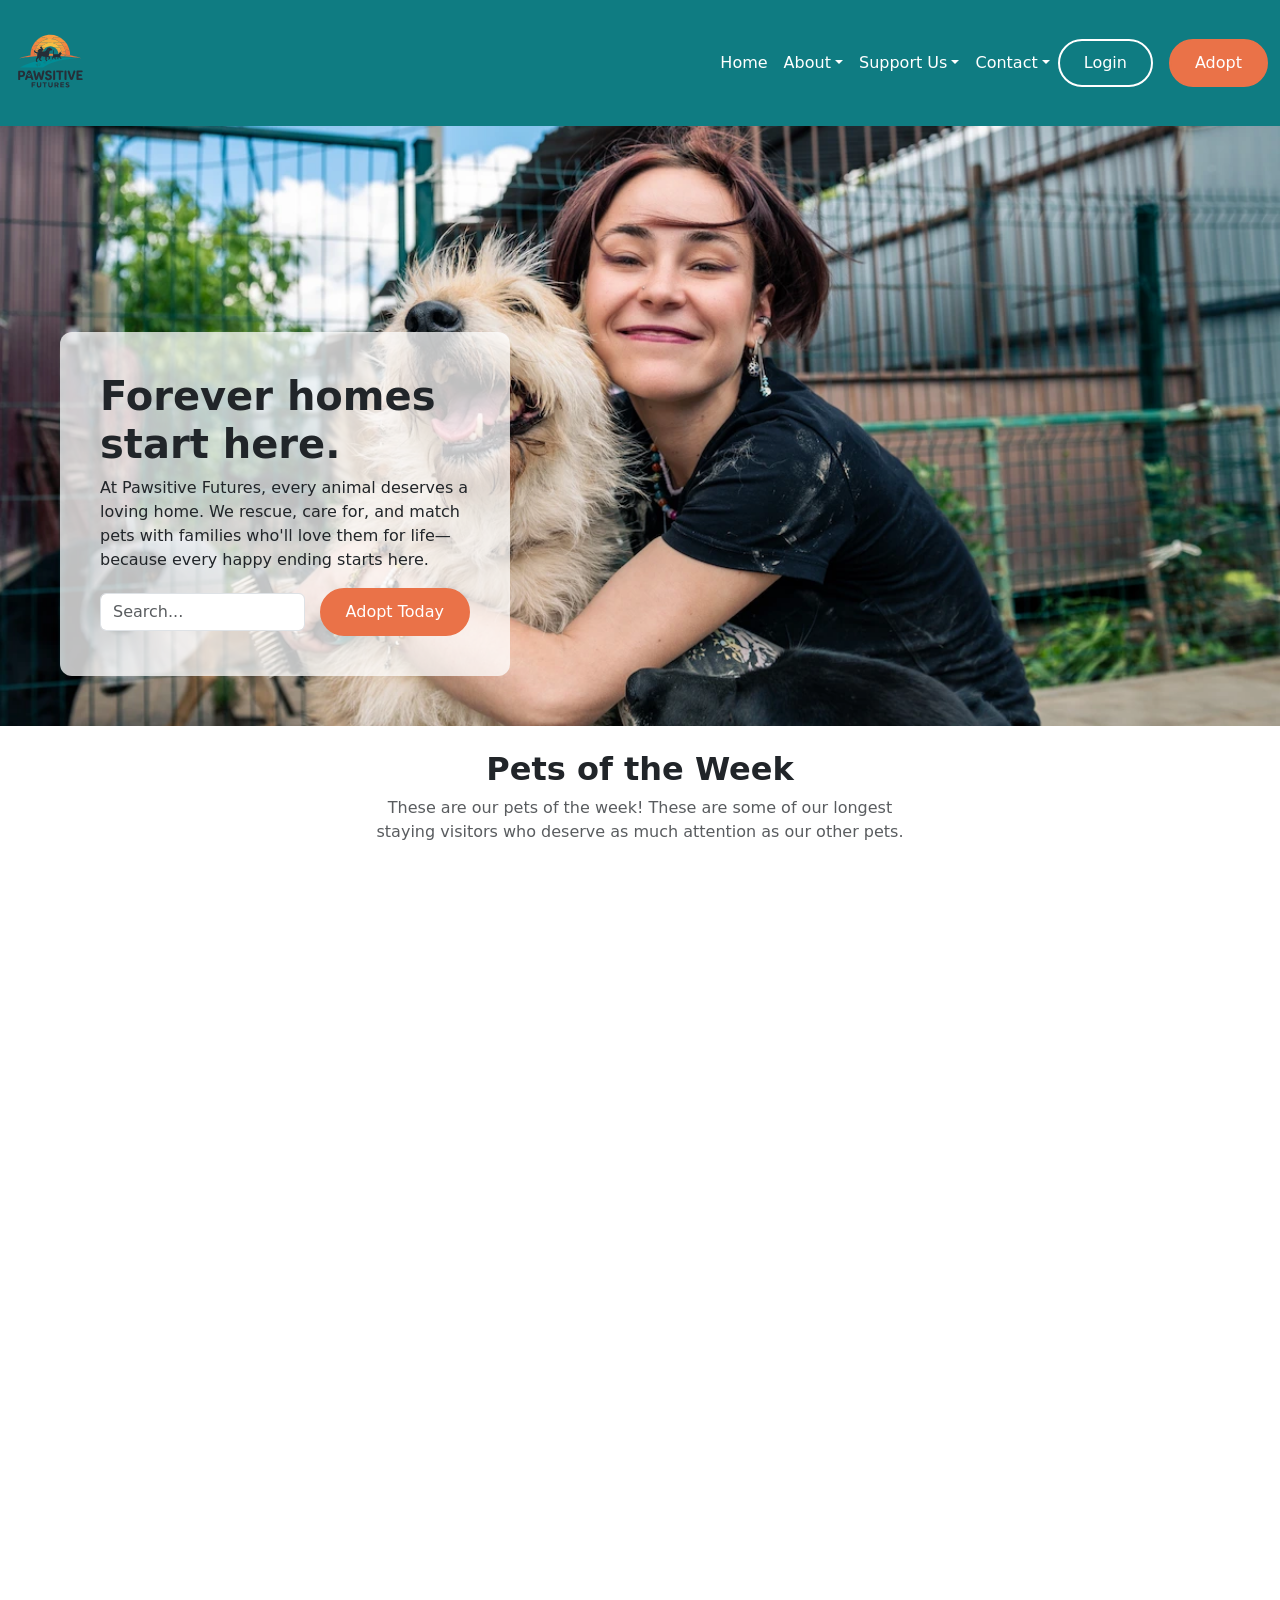
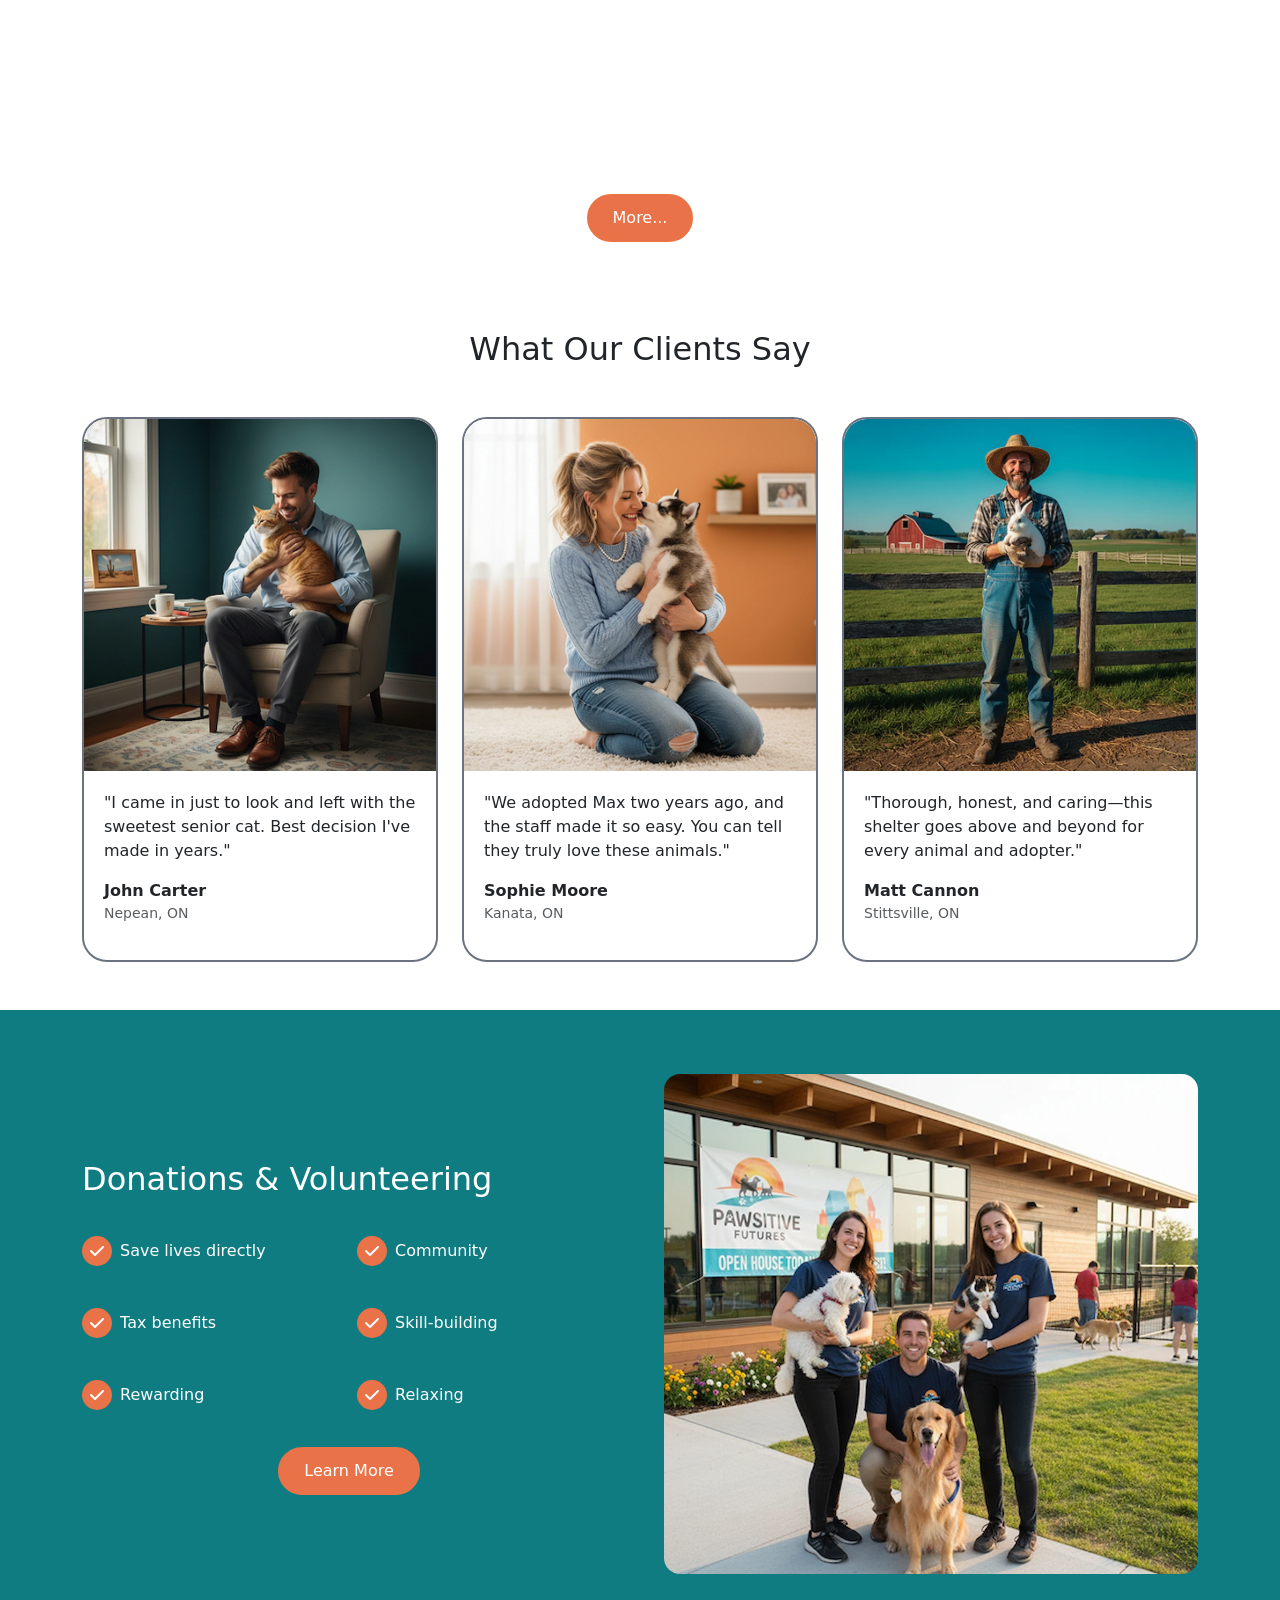
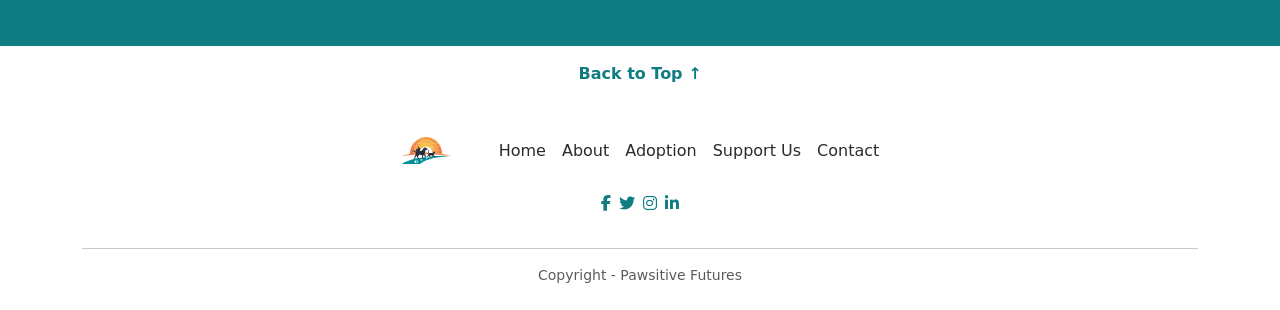
<file: index.html>
<!DOCTYPE html>
<html lang="en">
<head>
    <meta charset="UTF-8">
    <meta name="viewport" content="width=device-width, initial-scale=1.0">
    <title>Pawsitive Futures | Home</title>
    <link rel="stylesheet" href="css/home.css">
    <link rel="stylesheet" href="https://cdn.jsdelivr.net/npm/bootstrap@5.3.3/dist/css/bootstrap.min.css">
    <link href="https://unpkg.com/aos@2.3.1/dist/aos.css" rel="stylesheet">
    <link rel="stylesheet" href="https://cdnjs.cloudflare.com/ajax/libs/font-awesome/6.5.2/css/all.min.css">
</head>
<body id="top">
  <nav class="navbar navbar-expand-md navbar-light" aria-label="Main navigation">
     <div class="container-fluid">
        <a href="#" class="navbar-brand logo-left"> 
            <img src="images/Pawsitive-Futures-Logo-No-Text.svg" alt="Logo of a Dog, Cat, ANd Bunny, walking towards a sunset" class="d-md-none" height="50">
            <img src="images/Pawsitive-Futures-Logo.svg" alt="Logo of a Dog, Cat, ANd Bunny, walking towards a sunset" class="d-none d-md-block" height="100">
        </a>
        <button class="navbar-toggler" type="button" data-bs-toggle="collapse" data-bs-target="#mainNav" aria-controls="mainNav" aria-expanded="false" aria-label="Toggle navigation">
            <span class="navbar-toggler-icon"></span>
        </button>
        <div class="collapse navbar-collapse justify-content-end" id="mainNav">
            <ul class="navbar-nav">
                <li class="nav-item"><a class="nav-link" href="home.html">Home</a></li>
                <li class="nav-item dropdown">
                <a class="nav-link dropdown-toggle" data-bs-toggle="dropdown" aria-haspopup="true" aria-expanded="false" href="#">
                About</a>
                </li>
                <li class="nav-item dropdown">
                <a class="nav-link dropdown-toggle" data-bs-toggle="dropdown" aria-haspopup="true" aria-expanded="false" href="#">
                Support Us</a>
                </li>
                <li class="nav-item dropdown">
                <a class="nav-link dropdown-toggle" data-bs-toggle="dropdown" aria-haspopup="true" aria-expanded="false" href="#">
                Contact</a>
                </li>
            </ul>
            <div class="d-flex gap-3">

                <a href="#" class="btn btn-login">Login</a>
                <a href="adoption.html" class="btn btn-adopt">Adopt</a>

            </div>
        </div>
    </div>
  </nav>

  <section class="hero">
    <img srcset="images/hero-400.webp 400w, images/hero-1200.webp 1200w" sizes="100vw"  src="images/AdobeStock_512789201.jpeg" alt="Image of woman hugging a dog" class="hero-image">
    <div class="hero-overlay">
        <h1 class="fw-bold">Forever homes start here.</h1>
        <p>At Pawsitive Futures, every animal deserves a loving home. We rescue, care for, and match pets with families who'll love them for life—because every happy ending starts here.</p>
        <div class="hero-buttons">
            <form class="d-flex search-bar">
                <input class="form-control" type="search" placeholder="Search..." aria-label="Search">
            </form>
            <a href="adoption.html" class="btn btn-adopt">Adopt Today</a>
        </div>
    </div>
  </section>

  <section id="pets-of-the-week" class="py-4">
  <div class="container">
    <h2 class="text-center mb-2 fw-bold">Pets of the Week</h2>
    <p class="text-center text-muted mx-auto mb-5" style="max-width:560px;">These are our pets of the week! These are some of our longest staying visitors who deserve as much attention as our other pets.</p>
    <div class="row g-4">
      <div class="col-md-6 col-lg-4">
        <div class="card pet-card h-100 border-0 shadow-sm" data-aos="fade-up">
          <img srcset="images/buddy-400.webp 400w, images/buddy-800.webp 800w" src="images/buddy.jpg" sizes="100vw" class="card-img-top" alt="Picture of a Golden Retriver">
          <div class="card-body">
            <h3 class="fw-bold">Buddy – 4 Years Old</h3>
            <p class="text-muted small">Buddy is a 4 year old golden retriever who was found wandering the woods by himself. He is very friendly and loves to fetch.</p>
            <a href="#" class="text-decoration-none learn-more" aria-label="Learn More About Buddy">Learn more</a>
          </div>
        </div>
      </div>
      <div class="col-md-6 col-lg-4">
        <div class="card pet-card h-100 border-0 shadow-sm" data-aos="fade-up">
          <img srcset="images/dash-400.webp 400w, images/dash-800.webp 800w" src="images/dash.jpg" sizes="100vw" class="card-img-top" alt="Picture of a Black Rabbit">
          <div class="card-body">
            <h3 class="fw-bold">Dash – 2 Years Old</h3>
            <p class="text-muted small">Dash was given up by his former family because he was too hyper and needed a large area to play around in. He is a very smart bunny and loves to run.</p>
            <a href="#" class="text-decoration-none learn-more" aria-label="Learn More About Dash">Learn more</a>
          </div>
        </div>
      </div>
      <div class="col-md-6 col-lg-4">
        <div class="card pet-card h-100 border-0 shadow-sm" data-aos="fade-up">
          <img srcset="images/lily-400.webp 400w, images/lily-800.webp 800w" src="images/lily.jpg" sizes="100vw" class="card-img-top" alt="Picture of a Calico Cat">
          <div class="card-body">
            <h3 class="fw-bold">Lily – 7 Years Old</h3>
            <p class="text-muted small">Lily is an old soul, she loves to sleep and be lazy all day. She is a very gentle cat and loves to cuddle.</p>
            <a href="#" class="text-decoration-none learn-more" aria-label="Learn More About Lily">Learn more</a>
          </div>
        </div>
      </div>
      <div class="col-md-6 col-lg-4">
        <div class="card pet-card h-100 border-0 shadow-sm" data-aos="fade-up">
          <img srcset="images/cooper-400.webp 400w, images/cooper-800.webp 800w" src="images/cooper.jpg" sizes="100vw" class="card-img-top" alt="Picture of a Old Wiener Dog">
          <div class="card-body">
            <h5 class="fw-bold">Cooper – 8 Years Old</h5>
            <p class="text-muted small">Cooper is a lovely gentleman. Although his legs are short, he still tries his best to keep up with the other dogs.</p>
            <a href="#" class="text-decoration-none learn-more" aria-label="Learn More About Cooper">Learn more </a>
          </div>
        </div>
      </div>
      <div class="col-md-6 col-lg-4">
        <div class="card pet-card h-100 border-0 shadow-sm" data-aos="fade-up">
          <img srcset="images/sadie-400.webp 400w, images/sadie-800.webp 800w" src="images/sadie.jpg" sizes="100vw" class="card-img-top" alt="Picture of a White Cat with One Eye">
          <div class="card-body">
            <h3 class="fw-bold">Sadie – 5 Years Old</h3>
            <p class="text-muted small">Sadie is blind in one eye; but that doesn't stop her from getting around the house and causing a commotion.</p>
            <a href="#" class="text-decoration-none learn-more" aria-label="Learn More About Sadie">Learn more</a>
          </div>
        </div>
      </div>
      <div class="col-md-6 col-lg-4">
        <div class="card pet-card h-100 border-0 shadow-sm" data-aos="fade-up">
          <img srcset="images/chonk-400.webp 400w, images/chonk-800.webp 800w" src="images/chonk.jpg" sizes="100vw" class="card-img-top" alt="Picture of a Large Grey Rabbit">
          <div class="card-body">
            <h3 class="fw-bold">Chonk – 3 years old</h3>
            <p class="text-muted small">Chonk is a hefty guy, he was overfed by his previous owner and was dumped by the side of the road.</p>
            <a href="#" class="text-decoration-none learn-more" aria-label="Learn More About Chonk">Learn more</a>
          </div>
        </div>
      </div>
    </div>

    <div class="text-center mt-5">
      <a href="catalog.html" class="btn btn-adopt px-4">More...</a>
    </div>
  </div>
</section>

<section class="py-5 mt-3">
  <div class="container">
    <h2 class="text-center mb-5">What Our Clients Say</h2>
    <div class="row g-4">
      <div class="col-md-4">
        <div class="testimonial-card">
          <img srcset="images/john-400.webp 400w, images/john-800.webp 800w" src="images/john.jpg" sizes="100vw" class="testimonial-img" alt="John Carter">
          <div class="testimonial-text">
            <p class="quote-text">"I came in just to look and left with the sweetest senior cat. Best decision I've made in years."</p>
            <p class="fw-bold mb-0">John Carter</p>
            <p class="text-muted small">Nepean, ON</p>
          </div>
       </div>
      </div>
      <div class="col-md-4">
        <div class="testimonial-card">
        <img srcset="images/sophie-400.webp 400w, images/sophie-800.webp 800w" src="images/sophie.jpg"  sizes="100vw" class="testimonial-img" alt="Sophie Moore">
          <div class="testimonial-text">
            <p class="quote-text">"We adopted Max two years ago, and the staff made it so easy. You can tell they truly love these animals."</p>
            <p class="fw-bold mb-0">Sophie Moore</p>
            <p class="text-muted small">Kanata, ON</p>
          </div>
        </div>
      </div>
      <div class="col-md-4">
        <div class="testimonial-card">
          <img srcset="images/matt-400.webp 400w, images/matt-800.webp 800w" src="images/matt.jpg" sizes="100vw" class="testimonial-img" alt="Matt Cannon">
          <div class="testimonial-text">
            <p class="quote-text">"Thorough, honest, and caring—this shelter goes above and beyond for every animal and adopter."</p>
            <p class="fw-bold mb-0">Matt Cannon</p>
            <p class="text-muted small">Stittsville, ON</p>
          </div>
        </div>
      </div>
    </div>
  </div>
</section>

<section class="donations py-5">
  <div class="container">
    <div class="row align-items-center g-5">
      <div class="col-lg-6 text-white">
        <h2 class="mb-4">Donations & Volunteering</h2>
        <div class="d-lg-none">
          <img srcset="images/donations-banner-400.webp 400w, images/donations-banner-800.webp 800w" sizes="100vw" src="images/donations-banner.jpg" class="img-fluid rounded-4 donation-img mb-4" alt="Shelter team">
        </div>
        <div class="row g-3 mb-4">
          <div class="col-6 d-flex align-items-center gap-2">
            <span class="check-badge"><i class="fa-solid fa-check"></i></span>
            <p class="donations-text">Save lives directly</p>
          </div>
          <div class="col-6 d-flex align-items-center gap-2">
            <span class="check-badge"><i class="fa-solid fa-check"></i></span>
            <p class="donations-text">Community</p>
          </div>
          <div class="col-6 d-flex align-items-center gap-2">
            <span class="check-badge"><i class="fa-solid fa-check"></i></span>
            <p class="donations-text">Tax benefits</p>
          </div>
          <div class="col-6 d-flex align-items-center gap-2">
            <span class="check-badge"><i class="fa-solid fa-check"></i></span>
            <p class="donations-text">Skill-building</p>
          </div>
          <div class="col-6 d-flex align-items-center gap-2">
            <span class="check-badge"><i class="fa-solid fa-check"></i></span>
            <p class="donations-text">Rewarding</p>
          </div>
          <div class="col-6 d-flex align-items-center gap-2">
            <span class="check-badge"><i class="fa-solid fa-check"></i></span>
            <p class="donations-text">Relaxing</p>
          </div>
        </div>
        <div class="d-flex justify-content-center">
          <a href="#" class="btn btn-donations px-4">Learn More</a>
        </div>
      </div>
      <div class="col-lg-6 d-none d-lg-block">
        <img srcset="images/donations-banner-800.webp 800w, images/donations-banner-1200.webp 1200w" sizes="100vw" src="images/donations-banner.jpg" class="img-fluid rounded-4 donation-img" alt="Shelter team">
      </div>
    </div>
  </div>
</section>

<div class="text-center py-3">
    <a href="#top" class="back-to-top">Back to Top ↑</a>
</div>

<footer class="py-4">
  <div class="container">
    <div class="d-flex flex-column align-items-center gap-3 pb-3">
      <div class="d-flex align-items-center justify-content-center gap-5">
        <a href="#" class="d-flex align-items-center text-decoration-none">
          <span class="brand-logo">
            <img src="images/Pawsitive-Futures-Logo-No-Text.svg" alt="Pawsitive Futures Logo">
          </span>
        </a>
        <ul class="nav gap-3">
          <li><a class="nav-link px-0 " href="home.html">Home</a></li>
          <li><a class="nav-link px-0 " href="#">About</a></li>
          <li><a class="nav-link px-0 " href="adoption.html">Adoption</a></li>
          <li><a class="nav-link px-0 " href="#">Support Us</a></li>
          <li><a class="nav-link px-0 " href="#">Contact</a></li>
        </ul>
      </div>
      <div class="d-flex gap-2">
        <a href="#" class="social-icon"><i class="fa-brands fa-facebook-f"></i></a>
        <a href="#" class="social-icon"><i class="fa-brands fa-twitter"></i></a>
        <a href="#" class="social-icon"><i class="fa-brands fa-instagram"></i></a>
        <a href="#" class="social-icon"><i class="fa-brands fa-linkedin-in"></i></a>
      </div>
    </div>
    <hr>
    <p class="text-center text-muted small mb-0">Copyright - Pawsitive Futures</p>
  </div>
</footer>
    

<script src="https://cdn.jsdelivr.net/npm/bootstrap@5.3.3/dist/js/bootstrap.bundle.min.js"></script>
<script src="https://unpkg.com/aos@2.3.1/dist/aos.js"></script>
<script>AOS.init();</script>
</body>
</html>
</file>
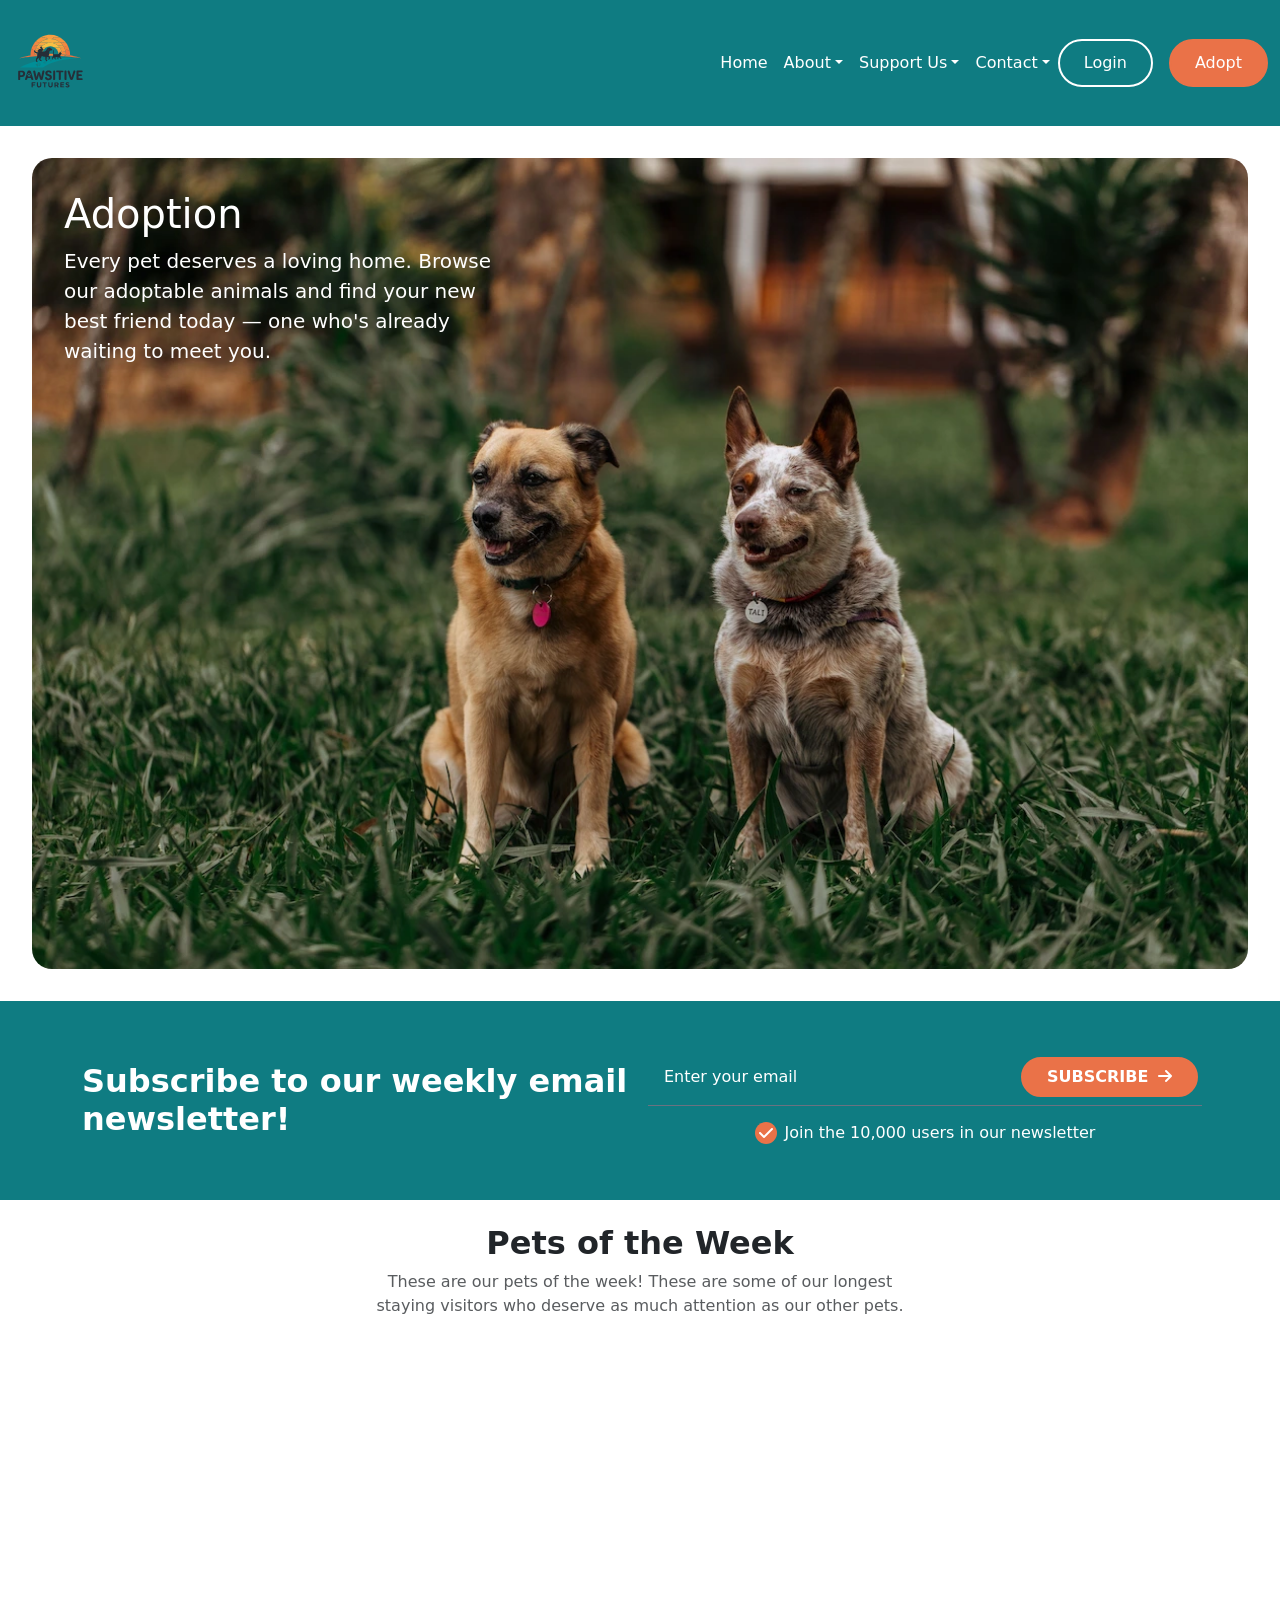
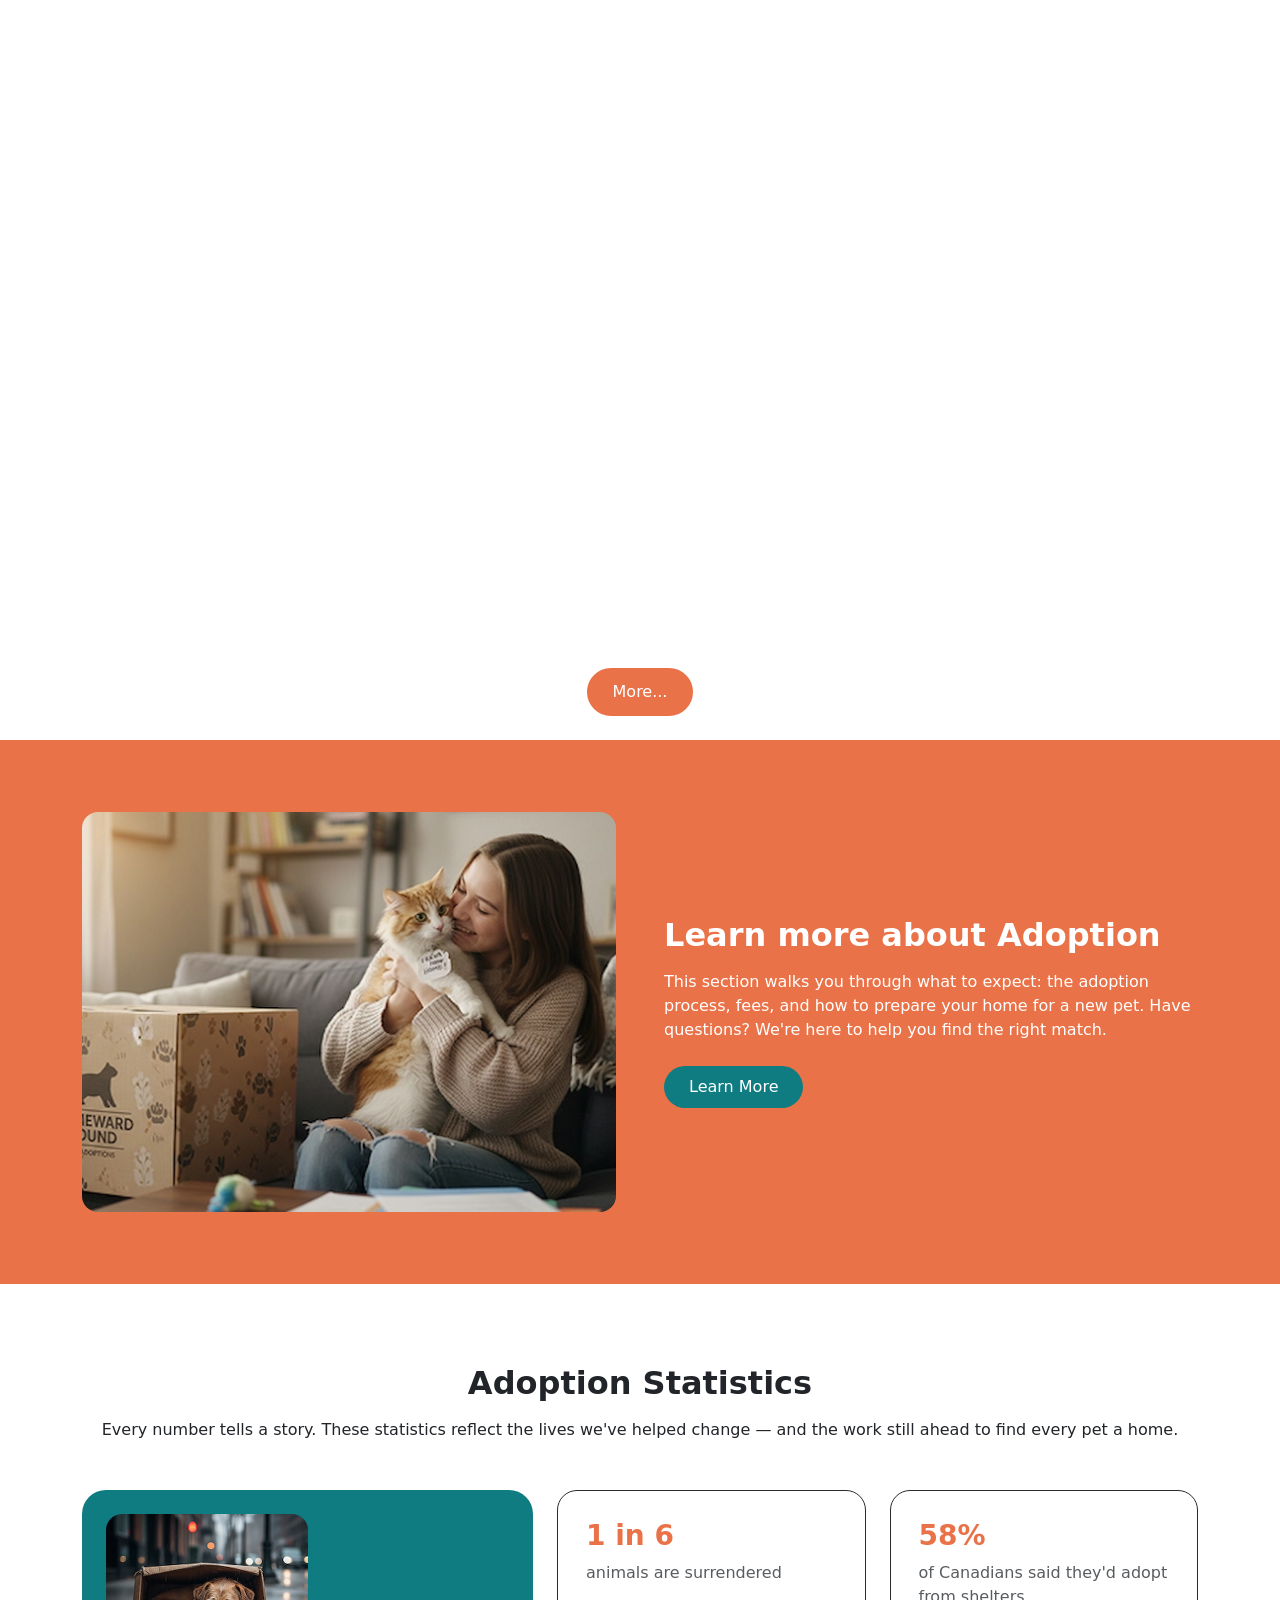
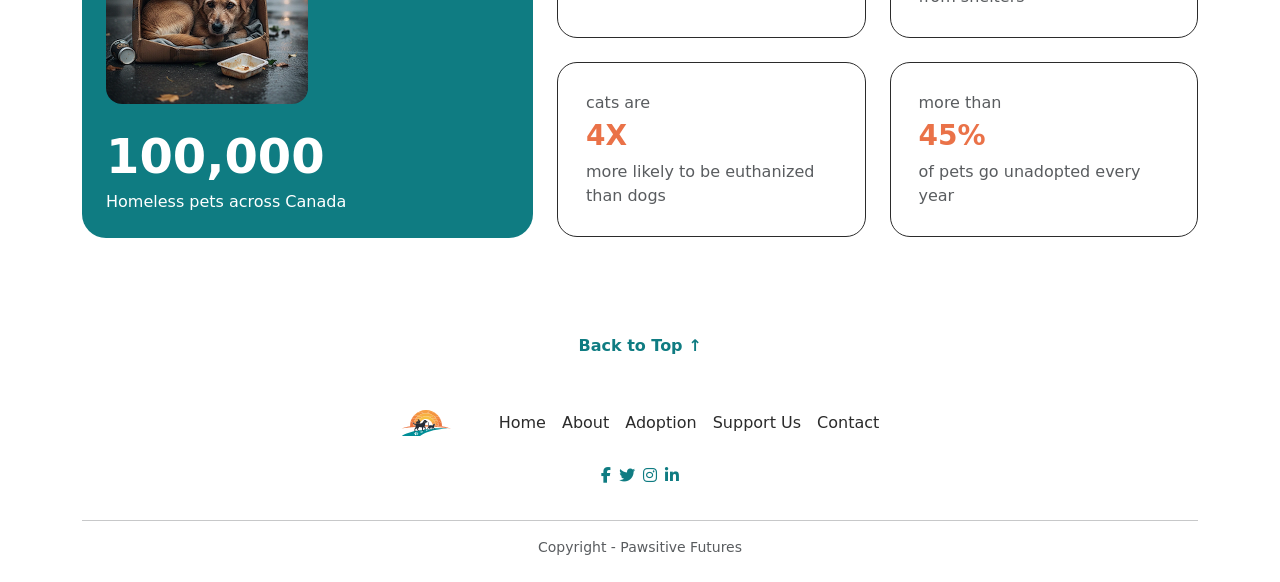
<file: adoption.html>
<!DOCTYPE html>
<html lang="en">
<head>
    <meta charset="UTF-8">
    <meta name="viewport" content="width=device-width, initial-scale=1.0">
    <title>Adoption</title>
    <link rel="stylesheet" href="css/adoption.css">
    <link rel="stylesheet" href="https://cdn.jsdelivr.net/npm/bootstrap@5.3.3/dist/css/bootstrap.min.css">
    <link href="https://unpkg.com/aos@2.3.1/dist/aos.css" rel="stylesheet">
    <link rel="stylesheet" href="https://cdnjs.cloudflare.com/ajax/libs/font-awesome/6.5.2/css/all.min.css">
</head>
<body id="top">
    <nav class="navbar navbar-expand-md navbar-light" aria-label="Main navigation">
     <div class="container-fluid">
        <a href="#" class="navbar-brand logo-left"> 
            <img src="images/Pawsitive-Futures-Logo-No-Text.svg" alt="Logo of a Dog, Cat, ANd Bunny, walking towards a sunset" class="d-md-none" height="50">
            <img src="images/Pawsitive-Futures-Logo.svg" alt="Logo of a Dog, Cat, ANd Bunny, walking towards a sunset" class="d-none d-md-block" height="100">
        </a>
        <button class="navbar-toggler" type="button" data-bs-toggle="collapse" data-bs-target="#mainNav" aria-controls="mainNav" aria-expanded="false" aria-label="Toggle navigation">
            <span class="navbar-toggler-icon"></span>
        </button>
        <div class="collapse navbar-collapse justify-content-end" id="mainNav">
            <ul class="navbar-nav">
                <li class="nav-item"><a class="nav-link" href="home.html">Home</a></li>
                <li class="nav-item dropdown">
                <a class="nav-link dropdown-toggle" data-bs-toggle="dropdown" aria-haspopup="true" aria-expanded="false" href="#">
                About</a>
                </li>
                <li class="nav-item dropdown">
                <a class="nav-link dropdown-toggle" data-bs-toggle="dropdown" aria-haspopup="true" aria-expanded="false" href="#">
                Support Us</a>
                </li>
                <li class="nav-item dropdown">
                <a class="nav-link dropdown-toggle" data-bs-toggle="dropdown" aria-haspopup="true" aria-expanded="false" href="#">
                Contact</a>
                </li>
            </ul>
            <div class="d-flex gap-3">

                <a href="#" class="btn btn-login">Login</a>
                <a href="adoption.html" class="btn btn-adopt">Adopt</a>

            </div>
        </div>
    </div>
  </nav>

  <section class="hero">
    <img srcset="images/hero-adoption-400.webp 400w, images/hero-adoption-1200.webp 1200w" sizes="100vw" src="images/pexels-helenalopes-35511907.jpg" class="hero-img" alt="Two dogs sitting together in the grass">
    <div class="hero-wrapper">
      <div class="hero-overlay"></div>
        <div class="hero-text text-white">
            <h1>Adoption</h1>
            <p class="lead">Every pet deserves a loving home. Browse our adoptable animals and find your new best friend today — one who's already waiting to meet you.</p>
        </div>
      </div>
   </section>

   <section class="newsletter-section">
    <div class="container">
        <div class="row align-items-center gy-4">
        <div class="col-lg-6">
            <h2 class="newsletter-heading mb-0">Subscribe to our weekly email newsletter!</h2>
        </div>
        <div class="col-lg-6">
            <div class="row align-items-center newsletter-row pb-2 g-2">
            <div class="col">
                <input type="email" class="form-control newsletter-input" placeholder="Enter your email">
            </div>
            <div class="col-auto">
                <button class="btn btn-subscribe px-4 text-nowrap">SUBSCRIBE <i class="fa-solid fa-arrow-right ms-1"></i></button>
            </div>
            </div>
            <div class="d-flex user-content align-items-center gap-2 mt-3">
            <span class="check-badge"><i class="fa-solid fa-check"></i></span>
            <p class="text-white">Join the 10,000 users in our newsletter</p>
            </div>
        </div>
        </div>
    </div>
   </section>

  <section id="pets-of-the-week" class="py-4">
  <div class="container">
    <h2 class="text-center mb-2 fw-bold">Pets of the Week</h2>
    <p class="text-center text-muted mx-auto mb-5" style="max-width:560px;">These are our pets of the week! These are some of our longest staying visitors who deserve as much attention as our other pets.</p>
    <div class="row g-4">
      <div class="col-md-6 col-lg-4">
        <div class="card pet-card h-100 border-0 shadow-sm" data-aos="fade-up">
          <img srcset="images/buddy-400.webp 400w, images/buddy-800.webp 800w" src="images/buddy.jpg" sizes="100vw" class="card-img-top" alt="Picture of a Golden Retriver">
          <div class="card-body">
            <h3 class="fw-bold">Buddy – 4 Years Old</h3>
            <p class="text-muted small">Buddy is a 4 year old golden retriever who was found wandering the woods by himself. He is very friendly and loves to fetch.</p>
            <a href="#" class="text-decoration-none learn-more" aria-label="Learn More About Buddy">Learn more</a>
          </div>
        </div>
      </div>
      <div class="col-md-6 col-lg-4">
        <div class="card pet-card h-100 border-0 shadow-sm" data-aos="fade-up">
          <img srcset="images/dash-400.webp 400w, images/dash-800.webp 800w" src="images/dash.jpg" sizes="100vw" class="card-img-top" alt="Picture of a Black Rabbit">
          <div class="card-body">
            <h3 class="fw-bold">Dash – 2 Years Old</h3>
            <p class="text-muted small">Dash was given up by his former family because he was too hyper and needed a large area to play around in. He is a very smart bunny and loves to run.</p>
            <a href="#" class="text-decoration-none learn-more" aria-label="Learn More About Dash">Learn more</a>
          </div>
        </div>
      </div>
      <div class="col-md-6 col-lg-4">
        <div class="card pet-card h-100 border-0 shadow-sm" data-aos="fade-up">
          <img srcset="images/lily-400.webp 400w, images/lily-800.webp 800w" src="images/lily.jpg" sizes="100vw" class="card-img-top" alt="Picture of a Calico Cat">
          <div class="card-body">
            <h3 class="fw-bold">Lily – 7 Years Old</h3>
            <p class="text-muted small">Lily is an old soul, she loves to sleep and be lazy all day. She is a very gentle cat and loves to cuddle.</p>
            <a href="#" class="text-decoration-none learn-more" aria-label="Learn More About Lily">Learn more</a>
          </div>
        </div>
      </div>
      <div class="col-md-6 col-lg-4">
        <div class="card pet-card h-100 border-0 shadow-sm" data-aos="fade-up">
          <img srcset="images/cooper-400.webp 400w, images/cooper-800.webp 800w" src="images/cooper.jpg" sizes="100vw" class="card-img-top" alt="Picture of a Old Wiener Dog">
          <div class="card-body">
            <h5 class="fw-bold">Cooper – 8 Years Old</h5>
            <p class="text-muted small">Cooper is a lovely gentleman. Although his legs are short, he still tries his best to keep up with the other dogs.</p>
            <a href="#" class="text-decoration-none learn-more" aria-label="Learn More About Cooper">Learn more </a>
          </div>
        </div>
      </div>
      <div class="col-md-6 col-lg-4">
        <div class="card pet-card h-100 border-0 shadow-sm" data-aos="fade-up">
          <img srcset="images/sadie-400.webp 400w, images/sadie-800.webp 800w" src="images/sadie.jpg" sizes="100vw" class="card-img-top" alt="Picture of a White Cat with One Eye">
          <div class="card-body">
            <h3 class="fw-bold">Sadie – 5 Years Old</h3>
            <p class="text-muted small">Sadie is blind in one eye; but that doesn't stop her from getting around the house and causing a commotion.</p>
            <a href="#" class="text-decoration-none learn-more" aria-label="Learn More About Sadie">Learn more</a>
          </div>
        </div>
      </div>
      <div class="col-md-6 col-lg-4">
        <div class="card pet-card h-100 border-0 shadow-sm" data-aos="fade-up">
          <img srcset="images/chonk-400.webp 400w, images/chonk-800.webp 800w" src="images/chonk.jpg" sizes="100vw" class="card-img-top" alt="Picture of a Large Grey Rabbit">
          <div class="card-body">
            <h3 class="fw-bold">Chonk – 3 years old</h3>
            <p class="text-muted small">Chonk is a hefty guy, he was overfed by his previous owner and was dumped by the side of the road.</p>
            <a href="#" class="text-decoration-none learn-more" aria-label="Learn More About Chonk">Learn more</a>
          </div>
        </div>
      </div>
    </div>

    <div class="text-center mt-5">
      <a href="catalog.html" class="btn btn-more px-4">More...</a>
    </div>
  </div>
</section>

<section class="adoption-info">
  <div class="container">
    <div class="row align-items-center g-5">
      <div class="col-lg-6">
        <img srcset="images/adoption-banner-400.webp 400w, images/adoption-banner-800.webp 800w" sizes="100vw" src="images/adoption-banner.jpg" class="img-fluid rounded-4 d-block mx-auto" alt="Woman holding a cat at home next to an adoption box">
      </div>
      <div class="col-lg-6 text-white">
        <h2 class="fw-bold mb-3">Learn more about Adoption</h2>
        <p class="mb-4">This section walks you through what to expect: the adoption process, fees, and how to prepare your home for a new pet. Have questions? We're here to help you find the right match.</p>
        <a href="#" class="btn btn-learn px-4 py-2">Learn More</a>
      </div>
    </div>
  </div>
</section>

<section class="stats-section">
  <div class="container">
    <div class="text-center mb-5">
      <h2 class="stats-title mb-3">Adoption Statistics</h2>
      <p class="section-subtitle mx-auto">Every number tells a story. These statistics reflect the lives we've helped change — and the work still ahead to find every pet a home.</p>
    </div>

    <div class="row g-4">
      <div class="col-lg-5">
        <div class="stat-feature h-100 p-4 text-white">
          <img srcset="images/stats-banner-400.webp 400w, images/stats-banner-800.webp 800w" src="images/stats-banner.jpg" sizes="100vw" class="rounded-4 mb-4 w-50" style="height:190px;object-fit:cover;" alt="Rescued dog resting">
          <h2 class="display-5 mb-1">100,000</h2>
          <p class="mb-0">Homeless pets across Canada</p>
        </div>
      </div>
      <div class="col-lg-7">
        <div class="row g-4">
          <div class="col-sm-6">
            <div class="stat-card h-100">
              <h3 class="stat-number">1 in 6</h3>
              <p class="text-muted mb-0">animals are surrendered</p>
            </div>
          </div>
          <div class="col-sm-6">
            <div class="stat-card h-100">
              <h3 class="stat-number">58%</h3>
              <p class="text-muted mb-0">of Canadians said they'd adopt from shelters</p>
            </div>
          </div>
          <div class="col-sm-6">
            <div class="stat-card h-100">
              <p class="text-muted mb-1">cats are</p>
              <h3 class="stat-number">4X</h3>
              <p class="text-muted mb-0">more likely to be euthanized than dogs</p>
            </div>
          </div>
          <div class="col-sm-6">
            <div class="stat-card h-100">
              <p class="text-muted mb-1">more than</p>
              <h3 class="stat-number">45%</h3>
              <p class="text-muted mb-0">of pets go unadopted every year</p>
            </div>
          </div>
        </div>
      </div>
    </div>
  </div>
</section>

<div class="text-center py-3">
    <a href="#top" class="back-to-top">Back to Top ↑</a>
</div>

<footer class="py-4">
  <div class="container">
    <div class="d-flex flex-column align-items-center gap-3 pb-3">
      <div class="d-flex align-items-center justify-content-center gap-5">
        <a href="#" class="d-flex align-items-center text-decoration-none">
          <span class="brand-logo">
            <img src="images/Pawsitive-Futures-Logo-No-Text.svg" alt="Pawsitive Futures Logo">
          </span>
        </a>
        <ul class="nav gap-3">
          <li><a class="nav-link px-0 " href="home.html">Home</a></li>
          <li><a class="nav-link px-0 " href="#">About</a></li>
          <li><a class="nav-link px-0 " href="adoption.html">Adoption</a></li>
          <li><a class="nav-link px-0 " href="#">Support Us</a></li>
          <li><a class="nav-link px-0 " href="#">Contact</a></li>
        </ul>
      </div>
      <div class="d-flex gap-2">
        <a href="#" class="social-icon"><i class="fa-brands fa-facebook-f"></i></a>
        <a href="#" class="social-icon"><i class="fa-brands fa-twitter"></i></a>
        <a href="#" class="social-icon"><i class="fa-brands fa-instagram"></i></a>
        <a href="#" class="social-icon"><i class="fa-brands fa-linkedin-in"></i></a>
      </div>
    </div>
    <hr>
    <p class="text-center text-muted small mb-0">Copyright - Pawsitive Futures</p>
  </div>
</footer>

<script src="https://cdn.jsdelivr.net/npm/bootstrap@5.3.3/dist/js/bootstrap.bundle.min.js"></script>
<script src="https://unpkg.com/aos@2.3.1/dist/aos.js"></script>
<script>AOS.init();</script>
    
</body>
</html>
</file>
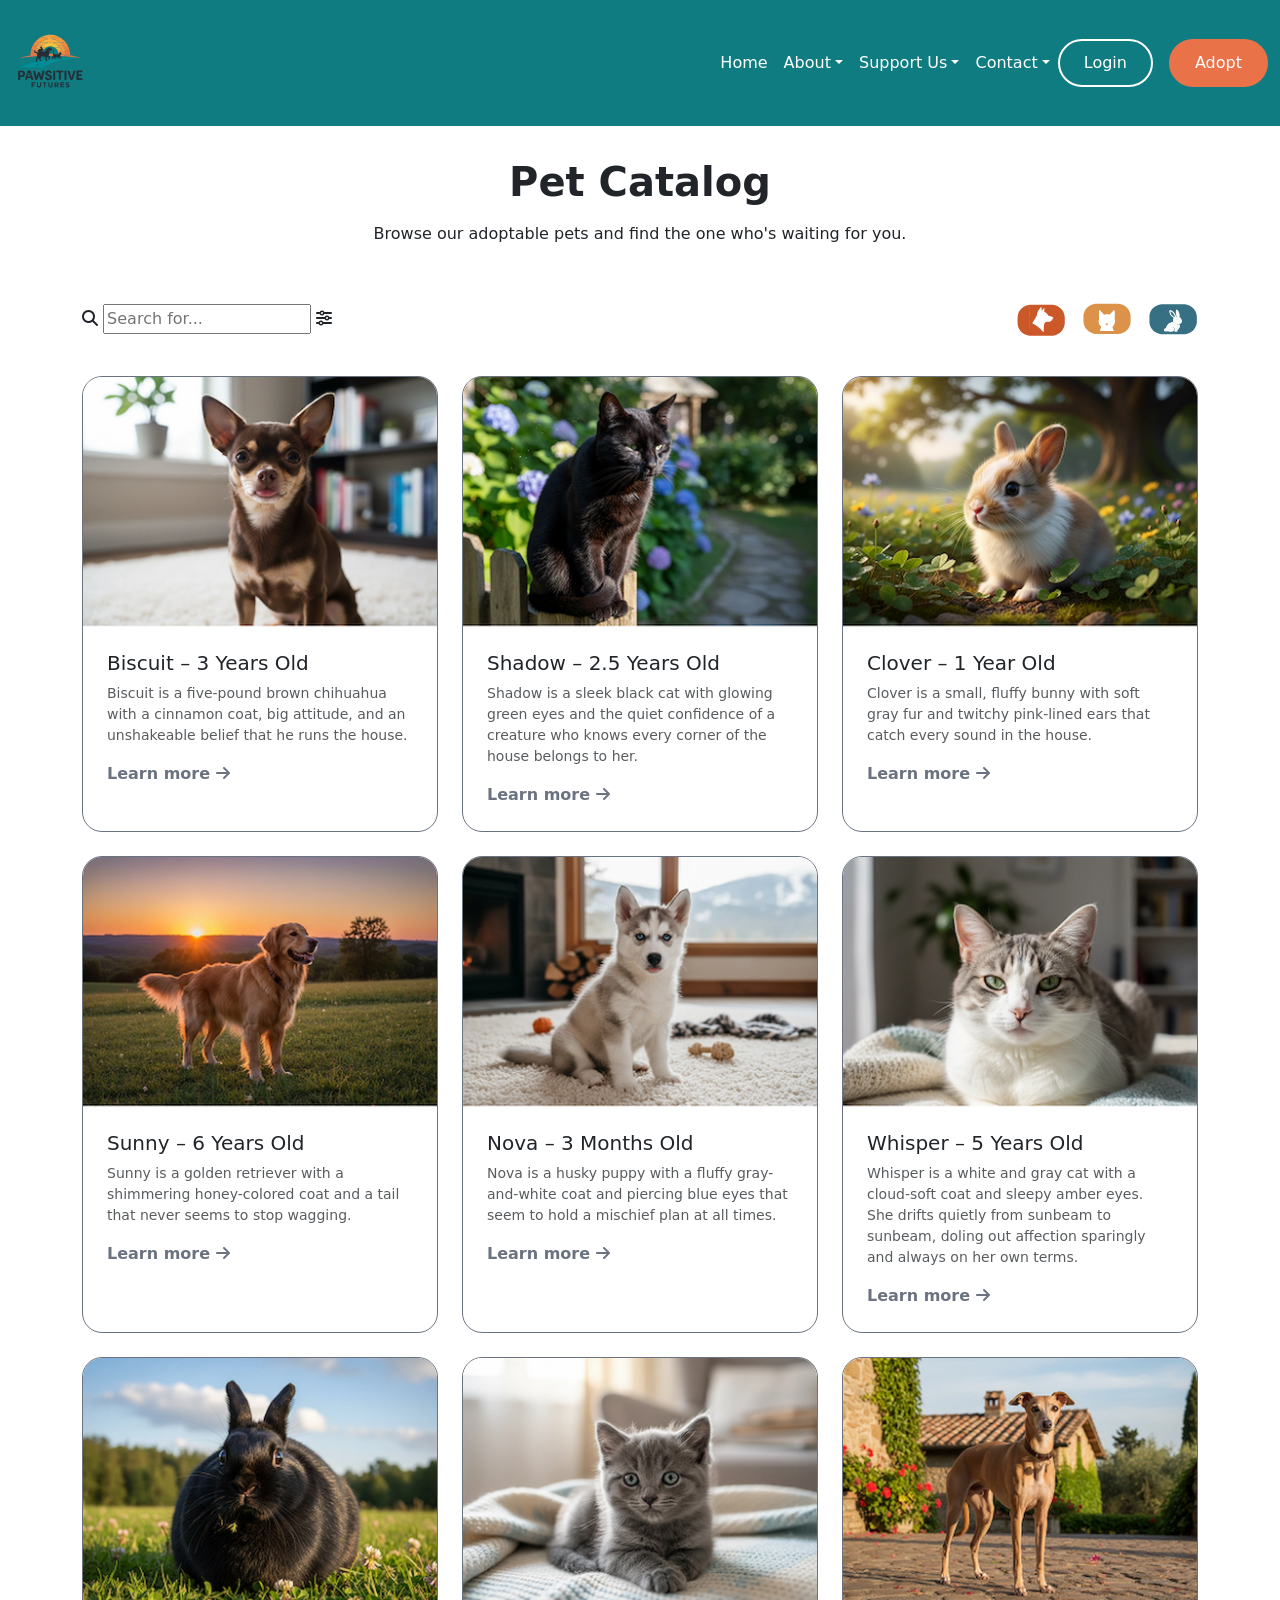
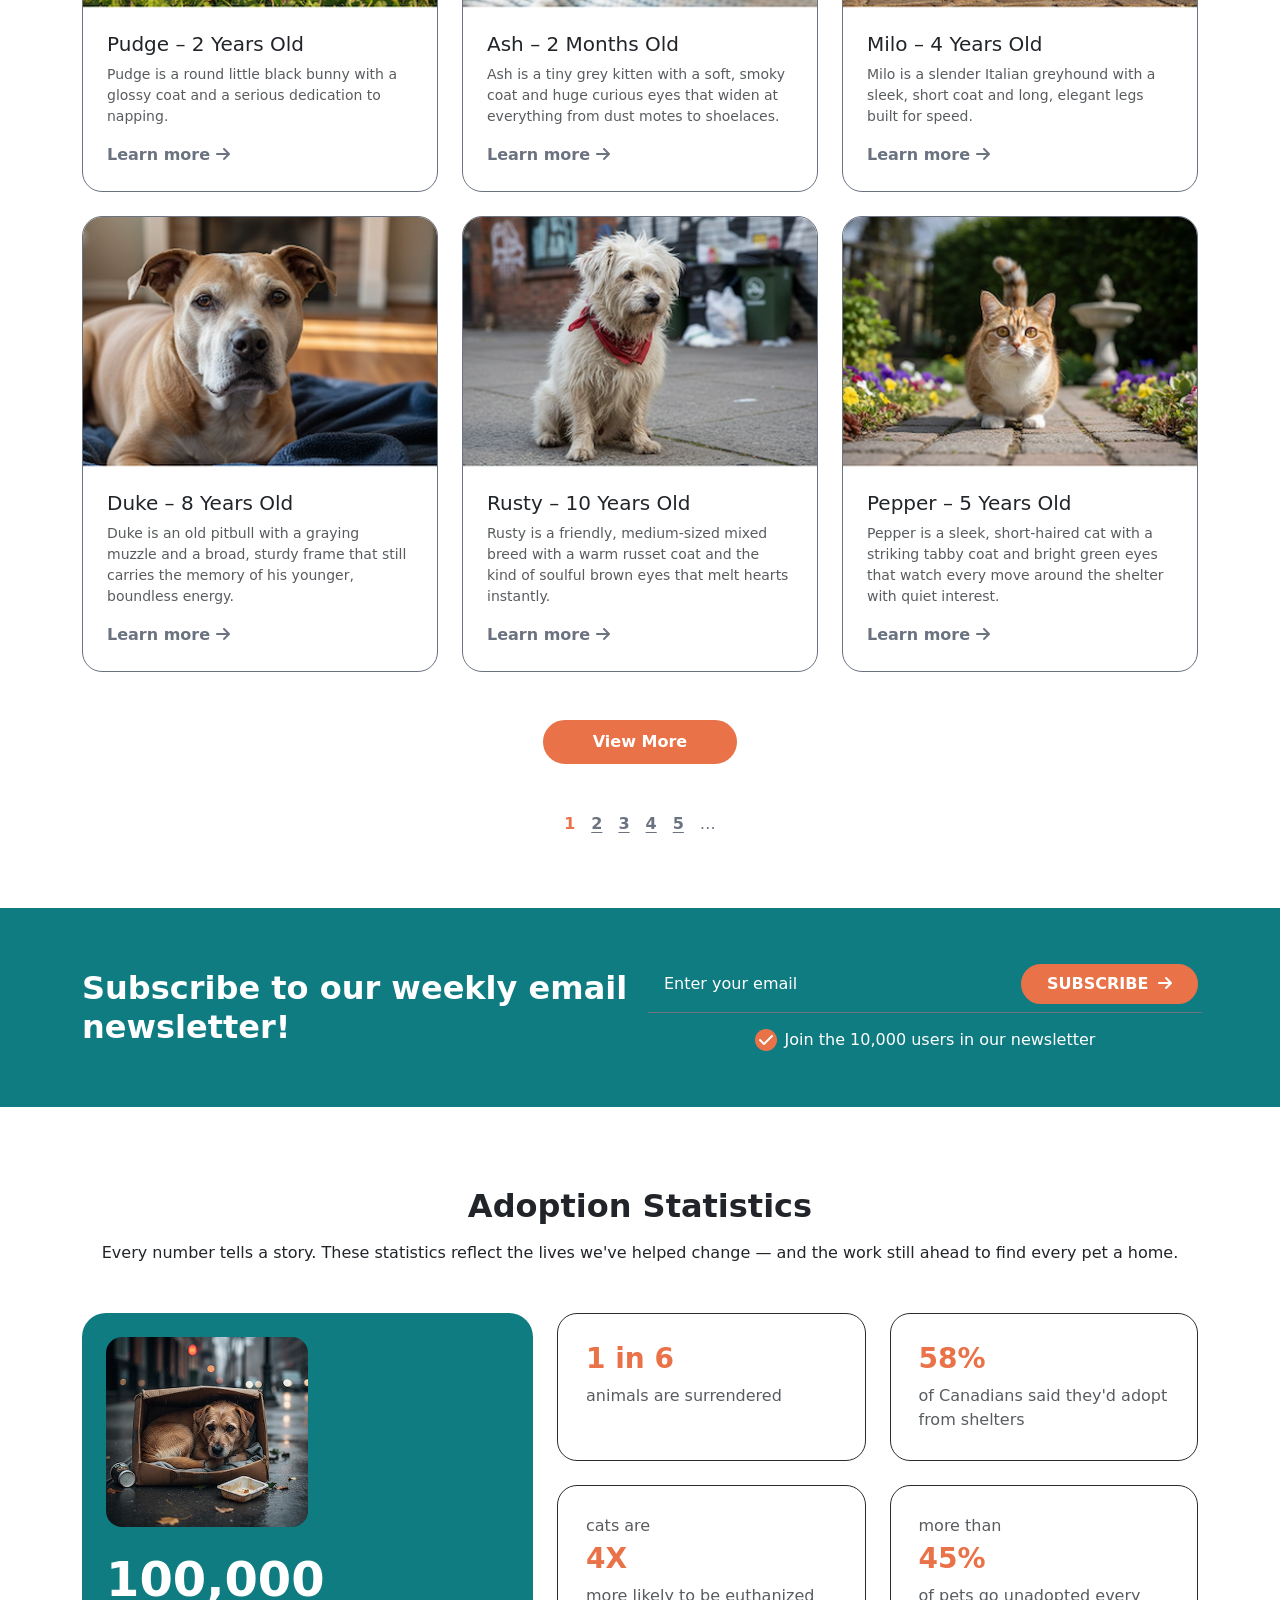
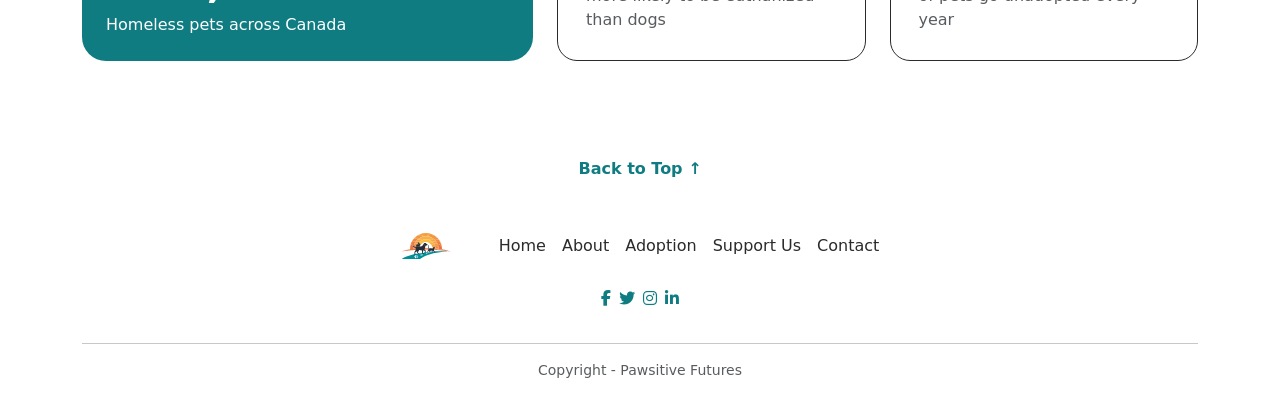
<file: catalog.html>
<!DOCTYPE html>
<html lang="en">
<head>
    <meta charset="UTF-8">
    <meta name="viewport" content="width=device-width, initial-scale=1.0">
    <title>Pet Catalog</title>
    <link rel="stylesheet" href="css/catalog.css">
    <link rel="stylesheet" href="https://cdn.jsdelivr.net/npm/bootstrap@5.3.3/dist/css/bootstrap.min.css">
    <link href="https://unpkg.com/aos@2.3.1/dist/aos.css" rel="stylesheet">
    <link rel="stylesheet" href="https://cdnjs.cloudflare.com/ajax/libs/font-awesome/6.5.2/css/all.min.css">
</head>
<body id="top">
   <nav class="navbar navbar-expand-md navbar-light" aria-label="Main navigation">
     <div class="container-fluid">
        <a href="#" class="navbar-brand logo-left"> 
            <img src="images/Pawsitive-Futures-Logo-No-Text.svg" alt="Logo of a Dog, Cat, ANd Bunny, walking towards a sunset" class="d-md-none" height="50">
            <img src="images/Pawsitive-Futures-Logo.svg" alt="Logo of a Dog, Cat, ANd Bunny, walking towards a sunset" class="d-none d-md-block" height="100">
        </a>
        <button class="navbar-toggler" type="button" data-bs-toggle="collapse" data-bs-target="#mainNav" aria-controls="mainNav" aria-expanded="false" aria-label="Toggle navigation">
            <span class="navbar-toggler-icon"></span>
        </button>
        <div class="collapse navbar-collapse justify-content-end" id="mainNav">
            <ul class="navbar-nav">
                <li class="nav-item"><a class="nav-link" href="home.html">Home</a></li>
                <li class="nav-item dropdown">
                <a class="nav-link dropdown-toggle" data-bs-toggle="dropdown" aria-haspopup="true" aria-expanded="false" href="#">
                About</a>
                </li>
                <li class="nav-item dropdown">
                <a class="nav-link dropdown-toggle" data-bs-toggle="dropdown" aria-haspopup="true" aria-expanded="false" href="#">
                Support Us</a>
                </li>
                <li class="nav-item dropdown">
                <a class="nav-link dropdown-toggle" data-bs-toggle="dropdown" aria-haspopup="true" aria-expanded="false" href="#">
                Contact</a>
                </li>
            </ul>
            <div class="d-flex gap-3">

                <a href="#" class="btn btn-login">Login</a>
                <a href="adoption.html" class="btn btn-adopt">Adopt</a>

            </div>
        </div>
    </div>
  </nav>

  <section class="page-header text-center">
    <div class="container">
      <h1 class="mb-3">Pet Catalog</h1>
      <p>Browse our adoptable pets and find the one who's waiting for you.</p>
    </div>
   </section>

   <div class="search-filter-row">
    <div class="container">
        <div class="d-flex align-items-center gap-2">

            <div class="flex-grow-1">
                <div class="search-input-group">
                    <i class="fa-solid fa-magnifying-glass"></i>
                    <input type="text" placeholder="Search for...">
                    <i class="fa-solid fa-sliders"></i>
                </div>
            </div>

            <div class="d-flex align-items-center gap-3">
                <a href="#" class="filter-circle filter-dog" title="Dogs">
                    <img src="images/Dog-Icon.svg" alt="Dogs">
                </a>

                <a href="#" class="filter-circle filter-cat" title="Cats">
                    <img src="images/Cat-Icon.svg" alt="Cats">
                </a>

                <a href="#" class="filter-circle filter-rabbit" title="Rabbits">
                    <img src="images/Rabbit-Icon.svg" alt="Rabbits">
                </a>
            </div>

        </div>
    </div>
</div>

<section class="catalog-section">
  <div class="container">
    <div class="row g-4">

      <div class="col-md-6 col-lg-4">
        <div class="pet-card h-100">
          <img srcset="images/biscuit-400.webp 400w, images/biscuit-800.webp 800w" src="images/biscuit.jpg" sizes="100vw" class="pet-img" alt="Biscuit, a brown chihuahua">
          <div class="p-4">
            <h5 class="mb-2">Biscuit – 3 Years Old</h5>
            <p class="text-muted small mb-3">Biscuit is a five-pound brown chihuahua with a cinnamon coat, big attitude, and an unshakeable belief that he runs the house.</p>
            <a href="#" class="learn-more">Learn more <i class="fa-solid fa-arrow-right"></i></a>
          </div>
        </div>
      </div>

      <div class="col-md-6 col-lg-4">
        <div class="pet-card h-100">
          <img srcset="images/shadow-400.webp 400w, images/shadow-800.webp 800w" src="images/shadow.jpg" sizes="100vw" class="pet-img" alt="Shadow, a black cat">
          <div class="p-4">
            <h5 class="mb-2">Shadow – 2.5 Years Old</h5>
            <p class="text-muted small mb-3">Shadow is a sleek black cat with glowing green eyes and the quiet confidence of a creature who knows every corner of the house belongs to her.</p>
            <a href="#" class="learn-more">Learn more <i class="fa-solid fa-arrow-right"></i></a>
          </div>
        </div>
      </div>

      <div class="col-md-6 col-lg-4">
        <div class="pet-card h-100">
          <img srcset="images/clover-400.webp 400w, images/clover-800.webp 800w" src="images/clover.jpeg" sizes="100vw" class="pet-img" alt="Clover, a gray bunny">
          <div class="p-4">
            <h5 class="mb-2">Clover – 1 Year Old</h5>
            <p class="text-muted small mb-3">Clover is a small, fluffy bunny with soft gray fur and twitchy pink-lined ears that catch every sound in the house.</p>
            <a href="#" class="learn-more">Learn more <i class="fa-solid fa-arrow-right"></i></a>
          </div>
        </div>
      </div>

      <div class="col-md-6 col-lg-4">
        <div class="pet-card h-100">
          <img srcset="images/sunny-400.webp 400w, images/sunny-800.webp 800w" src="images/sunny.jpg" sizes="100vw" class="pet-img" alt="Sunny, a golden retriever at sunset">
          <div class="p-4">
            <h5 class="mb-2">Sunny – 6 Years Old</h5>
            <p class="text-muted small mb-3">Sunny is a golden retriever with a shimmering honey-colored coat and a tail that never seems to stop wagging.</p>
            <a href="#" class="learn-more">Learn more <i class="fa-solid fa-arrow-right"></i></a>
          </div>
        </div>
      </div>

      <div class="col-md-6 col-lg-4">
        <div class="pet-card h-100">
          <img srcset="images/nova.webp 400w, images/nova-800.webp 800w" src="images/nova.jpg" sizes="100vw" class="pet-img" alt="Nova, a husky puppy">
          <div class="p-4">
            <h5 class="mb-2">Nova – 3 Months Old</h5>
            <p class="text-muted small mb-3">Nova is a husky puppy with a fluffy gray-and-white coat and piercing blue eyes that seem to hold a mischief plan at all times.</p>
            <a href="#" class="learn-more">Learn more <i class="fa-solid fa-arrow-right"></i></a>
          </div>
        </div>
      </div>

      <div class="col-md-6 col-lg-4">
        <div class="pet-card h-100">
          <img srcset="images/whisper-400.webp 400w, images/whisper-800.webp 800w" src="images/whisper.jpg" sizes="100vw" class="pet-img" alt="Whisper, a gray and white cat">
          <div class="p-4">
            <h5 class="mb-2">Whisper – 5 Years Old</h5>
            <p class="text-muted small mb-3">Whisper is a white and gray cat with a cloud-soft coat and sleepy amber eyes. She drifts quietly from sunbeam to sunbeam, doling out affection sparingly and always on her own terms.</p>
            <a href="#" class="learn-more">Learn more <i class="fa-solid fa-arrow-right"></i></a>
          </div>
        </div>
      </div>

      <div class="col-md-6 col-lg-4">
        <div class="pet-card h-100">
          <img srcset="images/pudge-400.webp 400w, images/pudge-800.webp 800w" src="images/pudge.jpg" sizes="100vw" class="pet-img" alt="Pudge, a black bunny">
          <div class="p-4">
            <h5 class="mb-2">Pudge – 2 Years Old</h5>
            <p class="text-muted small mb-3">Pudge is a round little black bunny with a glossy coat and a serious dedication to napping.</p>
            <a href="#" class="learn-more">Learn more <i class="fa-solid fa-arrow-right"></i></a>
          </div>
        </div>
      </div>

      <div class="col-md-6 col-lg-4">
        <div class="pet-card h-100">
          <img srcset="images/ash-400.webp 400w, images/ash-800.webp 800w" src="images/ash.jpg" sizes="100vw" class="pet-img" alt="Ash, a grey kitten">
          <div class="p-4">
            <h5 class="mb-2">Ash – 2 Months Old</h5>
            <p class="text-muted small mb-3">Ash is a tiny grey kitten with a soft, smoky coat and huge curious eyes that widen at everything from dust motes to shoelaces.</p>
            <a href="#" class="learn-more">Learn more <i class="fa-solid fa-arrow-right"></i></a>
          </div>
        </div>
      </div>

      <div class="col-md-6 col-lg-4">
        <div class="pet-card h-100">
          <img srcset="images/milo-400.webp 400w, images/milo-800.webp 800w" src="images/milo.jpg" sizes="100vw" class="pet-img" alt="Milo, an Italian greyhound">
          <div class="p-4">
            <h5 class="mb-2">Milo – 4 Years Old</h5>
            <p class="text-muted small mb-3">Milo is a slender Italian greyhound with a sleek, short coat and long, elegant legs built for speed.</p>
            <a href="#" class="learn-more">Learn more <i class="fa-solid fa-arrow-right"></i></a>
          </div>
        </div>
      </div>

      <div class="col-md-6 col-lg-4">
        <div class="pet-card h-100">
          <img srcset="images/duke-400.webp 400w, images/duke-800.webp 800w" src="images/duke.jpg" sizes="100vw" class="pet-img" alt="Duke, an old pitbull">
          <div class="p-4">
            <h5 class="mb-2">Duke – 8 Years Old</h5>
            <p class="text-muted small mb-3">Duke is an old pitbull with a graying muzzle and a broad, sturdy frame that still carries the memory of his younger, boundless energy.</p>
            <a href="#" class="learn-more">Learn more <i class="fa-solid fa-arrow-right"></i></a>
          </div>
        </div>
      </div>

      <div class="col-md-6 col-lg-4">
        <div class="pet-card h-100">
          <img srcset="images/rusty-400.webp 400w, images/rusty-800.webp 800w" src="images/rusty.jpg" sizes="100vw" class="pet-img" alt="Rusty, a mixed breed dog">
          <div class="p-4">
            <h5 class="mb-2">Rusty – 10 Years Old</h5>
            <p class="text-muted small mb-3">Rusty is a friendly, medium-sized mixed breed with a warm russet coat and the kind of soulful brown eyes that melt hearts instantly.</p>
            <a href="#" class="learn-more">Learn more <i class="fa-solid fa-arrow-right"></i></a>
          </div>
        </div>
      </div>

      <div class="col-md-6 col-lg-4">
        <div class="pet-card h-100">
          <img srcset="images/pepper-400.webp 400w, images/pepper-800.webp 800w" src="images/pepper.jpg" sizes="100vw" class="pet-img" alt="Pepper, a tabby cat">
          <div class="p-4">
            <h5 class="mb-2">Pepper – 5 Years Old</h5>
            <p class="text-muted small mb-3">Pepper is a sleek, short-haired cat with a striking tabby coat and bright green eyes that watch every move around the shelter with quiet interest.</p>
            <a href="#" class="learn-more">Learn more <i class="fa-solid fa-arrow-right"></i></a>
          </div>
        </div>
      </div>

    </div>

    <div class="text-center mt-5">
      <a href="#" class="btn btn-view-more px-5 py-2">View More</a>
    </div>
  </div>
</section>

<section class="pagination-wrap text-center">
  <div class="d-flex justify-content-center gap-3">
    <a href="#" class="page-num active">1</a>
    <a href="#" class="page-num">2</a>
    <a href="#" class="page-num">3</a>
    <a href="#" class="page-num">4</a>
    <a href="#" class="page-num">5</a>
    <span class="page-num-ellipsis">…</span>
  </div>
</section>

<section class="newsletter-section">
    <div class="container">
        <div class="row align-items-center gy-4">
        <div class="col-lg-6">
            <h2 class="newsletter-heading mb-0">Subscribe to our weekly email newsletter!</h2>
        </div>
        <div class="col-lg-6">
            <div class="row align-items-center newsletter-row pb-2 g-2">
            <div class="col">
                <input type="email" class="form-control newsletter-input" placeholder="Enter your email">
            </div>
            <div class="col-auto">
                <button class="btn btn-subscribe px-4 text-nowrap">SUBSCRIBE <i class="fa-solid fa-arrow-right ms-1"></i></button>
            </div>
            </div>
            <div class="d-flex user-content align-items-center gap-2 mt-3">
            <span class="check-badge"><i class="fa-solid fa-check"></i></span>
            <p class="text-white">Join the 10,000 users in our newsletter</p>
            </div>
        </div>
        </div>
    </div>
</section>

<section class="stats-section">
  <div class="container">
    <div class="text-center mb-5">
      <h2 class="stats-title mb-3">Adoption Statistics</h2>
      <p class="section-subtitle mx-auto">Every number tells a story. These statistics reflect the lives we've helped change — and the work still ahead to find every pet a home.</p>
    </div>

    <div class="row g-4">
      <div class="col-lg-5">
        <div class="stat-feature h-100 p-4 text-white">
          <img srcset="images/stats-banner-400.webp 400w, images/stats-banner-800.webp 800w" src="images/stats-banner.jpg" sizes="100vw" class="rounded-4 mb-4 w-50" style="height:190px;object-fit:cover;" alt="Rescued dog resting">
          <h2 class="display-5 mb-1">100,000</h2>
          <p class="mb-0">Homeless pets across Canada</p>
        </div>
      </div>
      <div class="col-lg-7">
        <div class="row g-4">
          <div class="col-sm-6">
            <div class="stat-card h-100">
              <h3 class="stat-number">1 in 6</h3>
              <p class="text-muted mb-0">animals are surrendered</p>
            </div>
          </div>
          <div class="col-sm-6">
            <div class="stat-card h-100">
              <h3 class="stat-number">58%</h3>
              <p class="text-muted mb-0">of Canadians said they'd adopt from shelters</p>
            </div>
          </div>
          <div class="col-sm-6">
            <div class="stat-card h-100">
              <p class="text-muted mb-1">cats are</p>
              <h3 class="stat-number">4X</h3>
              <p class="text-muted mb-0">more likely to be euthanized than dogs</p>
            </div>
          </div>
          <div class="col-sm-6">
            <div class="stat-card h-100">
              <p class="text-muted mb-1">more than</p>
              <h3 class="stat-number">45%</h3>
              <p class="text-muted mb-0">of pets go unadopted every year</p>
            </div>
          </div>
        </div>
      </div>
    </div>
  </div>
</section>

<div class="text-center py-3">
    <a href="#top" class="back-to-top">Back to Top ↑</a>
</div>

<footer class="py-4">
  <div class="container">
    <div class="d-flex flex-column align-items-center gap-3 pb-3">
      <div class="d-flex align-items-center justify-content-center gap-5">
        <a href="#" class="d-flex align-items-center text-decoration-none">
          <span class="brand-logo">
            <img src="images/Pawsitive-Futures-Logo-No-Text.svg" alt="Pawsitive Futures Logo">
          </span>
        </a>
        <ul class="nav gap-3">
          <li><a class="nav-link px-0 " href="home.html">Home</a></li>
          <li><a class="nav-link px-0 " href="#">About</a></li>
          <li><a class="nav-link px-0 " href="adoption.html">Adoption</a></li>
          <li><a class="nav-link px-0 " href="#">Support Us</a></li>
          <li><a class="nav-link px-0 " href="#">Contact</a></li>
        </ul>
      </div>
      <div class="d-flex gap-2">
        <a href="#" class="social-icon"><i class="fa-brands fa-facebook-f"></i></a>
        <a href="#" class="social-icon"><i class="fa-brands fa-twitter"></i></a>
        <a href="#" class="social-icon"><i class="fa-brands fa-instagram"></i></a>
        <a href="#" class="social-icon"><i class="fa-brands fa-linkedin-in"></i></a>
      </div>
    </div>
    <hr>
    <p class="text-center text-muted small mb-0">Copyright - Pawsitive Futures</p>
  </div>
</footer>

<script src="https://cdn.jsdelivr.net/npm/bootstrap@5.3.3/dist/js/bootstrap.bundle.min.js"></script>
<script src="https://unpkg.com/aos@2.3.1/dist/aos.js"></script>
<script>AOS.init();</script>
    
</body>
</html>
</file>
<file: css/home.css>
/* http://meyerweb.com/eric/tools/css/reset/ 
   v2.0 | 20110126
   License: none (public domain)
*/

html, body, div, span, applet, object, iframe,
h1, h2, h3, h4, h5, h6, p, blockquote, pre,
a, abbr, acronym, address, big, cite, code,
del, dfn, em, img, ins, kbd, q, s, samp,
small, strike, strong, sub, sup, tt, var,
b, u, i, center,
dl, dt, dd, ol, ul, li,
fieldset, form, label, legend,
table, caption, tbody, tfoot, thead, tr, th, td,
article, aside, canvas, details, embed, 
figure, figcaption, footer, header, hgroup, 
menu, nav, output, ruby, section, summary,
time, mark, audio, video {
	margin: 0;
	padding: 0;
	border: 0;
	font-size: 100%;
	font: inherit;
	vertical-align: baseline;
}
/* HTML5 display-role reset for older browsers */
article, aside, details, figcaption, figure, 
footer, header, hgroup, menu, nav, section {
	display: block;
}
body {
	line-height: 1;
}
ol, ul {
	list-style: none;
}
blockquote, q {
	quotes: none;
}
blockquote:before, blockquote:after,
q:before, q:after {
	content: '';
	content: none;
}
table {
	border-collapse: collapse;
	border-spacing: 0;
}

:root{
    --teal: #0f7c82;
    --teal-dark: #0b5f64;
    --orange: #ea7248;
    --orange-dark: #d85f36;
    --ink: #2b2b2b;
    --muted: #6b7280;
  }

h2 {
    color: var(--ink);
    font-weight: bold;
}

.navbar {
    background-color: var(--teal);
}

a.nav-link {
    color: white;
}

a.nav-link:hover {
    color: var(--orange);
}

a.btn-login {
    background-color: transparent;
    color: white;
    border: 2px solid white;
    border-radius: 1.5rem;
    padding: 10px 24px;
    transition: all 0.3s ease;
}

a.btn-login:hover {
    background-color: transparent;
    color: var(--orange);
    border-color: var(--orange);
}

a.btn-adopt {
    background-color: var(--orange);
    color: white;
    border: 2px solid var(--orange);
    border-radius: 1.5rem;
    padding: 10px 24px;
    transition: all 0.3s ease;
}

a.btn-adopt:hover {
    background-color: transparent;
    color: white;
    border-color: var(--orange);
}

.hero {
    position: relative;
    width: 100%;
    height: 600px;
    overflow: hidden;
}

.hero-image {
    width: 100%;
    height: 100%;
    object-fit: cover;
    display: block;
}

.hero-overlay {
	border-radius: 12px;
    position: absolute;
    left: 60px;
    bottom: 50px;
    width: 450px;
    padding: 40px;
    background-color: rgba(255,255,255,0.75);
    z-index: 2;
}

.search-bar {
    width: 200px;
}

.hero-buttons {
    display: flex;
    align-items: center;
    gap: 15px;
}

.search-bar {
    flex: 1;
}

.learn-more {
    color: var(--ink);
    transition: color 0.3s ease;
}

.learn-more:hover {
    color: var(--orange-dark);
}

.testimonial-card {
    border: 2px solid var(--muted);
    border-radius: 25px;
    overflow: hidden;
}

.testimonial-img {
    width: 100%;
    height: auto;
    object-fit: cover;
    display: block;
    margin: 0;
}

.testimonial-text {
    padding: 20px;
    margin: 0;
}

.check-badge {
    background-color: var(--orange);
    width: 30px;
    height: 30px;
    border-radius: 50%;
    display: inline-flex;
    align-items: center;
    justify-content: center;
}

.donations {
    background-color: var(--teal);
}

.donations img {
    width: 750px;
    height: 500px;
    object-fit: cover;
    margin-top: 1rem;
    margin-bottom: 1.5rem;
}

.donations-text {
    color: white;
    padding-top: 1rem;
}

a.btn-donations {
    background-color: var(--orange);
    color: white;
    border: 2px solid var(--orange);
    border-radius: 1.5rem;
    padding: 10px 24px;
    transition: all 0.3s ease;
}

a.btn-donations:hover {
    background-color: transparent;
    color: white;
    border-color: var(--orange);
}

.back-to-top {
    color: var(--teal);
    text-decoration: none;
    font-weight: bold;
}

.back-to-top:hover {
    color: var(--orange);
}

footer a.nav-link {
    color: var(--ink);
}

footer a.nav-link:hover {
    color: var(--orange) ;
}

.brand-logo {
    width: 50px;
    height: 50px;
    display: flex;
    align-items: center;
    justify-content: center;
}

.brand-logo img {
    width: 100%;
    height: 100%;
    object-fit: contain;
}

.social-icon {
    color: var(--teal);
}
</file>
<file: css/adoption.css>
/* http://meyerweb.com/eric/tools/css/reset/ 
   v2.0 | 20110126
   License: none (public domain)
*/

html, body, div, span, applet, object, iframe,
h1, h2, h3, h4, h5, h6, p, blockquote, pre,
a, abbr, acronym, address, big, cite, code,
del, dfn, em, img, ins, kbd, q, s, samp,
small, strike, strong, sub, sup, tt, var,
b, u, i, center,
dl, dt, dd, ol, ul, li,
fieldset, form, label, legend,
table, caption, tbody, tfoot, thead, tr, th, td,
article, aside, canvas, details, embed, 
figure, figcaption, footer, header, hgroup, 
menu, nav, output, ruby, section, summary,
time, mark, audio, video {
	margin: 0;
	padding: 0;
	border: 0;
	font-size: 100%;
	font: inherit;
	vertical-align: baseline;
}
/* HTML5 display-role reset for older browsers */
article, aside, details, figcaption, figure, 
footer, header, hgroup, menu, nav, section {
	display: block;
}
body {
	line-height: 1;
}
ol, ul {
	list-style: none;
}
blockquote, q {
	quotes: none;
}
blockquote:before, blockquote:after,
q:before, q:after {
	content: '';
	content: none;
}
table {
	border-collapse: collapse;
	border-spacing: 0;
}

:root{
    --teal: #0f7c82;
    --teal-dark: #0b5f64;
    --orange: #ea7248;
    --orange-dark: #d85f36;
    --ink: #2b2b2b;
    --muted: #6b7280;
}

.navbar {
    background-color: var(--teal);
}

a.nav-link {
    color: white;
}

a.nav-link:hover {
    color: var(--orange);
}

a.btn-login {
    background-color: transparent;
    color: white;
    border: 2px solid white;
    border-radius: 1.5rem;
    padding: 10px 24px;
    transition: all 0.3s ease;
}

a.btn-login:hover {
    background-color: transparent;
    color: var(--orange);
    border-color: var(--orange);
}

a.btn-adopt {
    background-color: var(--orange);
    color: white;
    border: 2px solid var(--orange);
    border-radius: 1.5rem;
    padding: 10px 24px;
    transition: all 0.3s ease;
}

a.btn-adopt:hover {
    background-color: transparent;
    color: white;
    border-color: var(--orange);
}

.hero {
    position: relative;
    max-width: 95%;
    margin: 2rem;
    border-radius: 20px;
    overflow: hidden;
}

.hero-img {
  width: 100%;
  height: auto;
  display: block;
}

.hero-wrapper {
  position: absolute;
  inset: 0;
  display: flex;
  align-items: flex-start;      
  justify-content: flex-start; 
  padding: 2rem;
}

.hero-overlay {
  position: absolute;
  inset: 0;
}

h2.hero-text {
    font-weight: bold;
}

.hero-text {
  position: relative; 
  max-width: 450px;
  z-index: 1;
}

.newsletter-section {
  background-color: var(--teal);
  padding: 3.5rem 0;
}

.social-circle {
  width: 34px;
  height: 34px;
  border-radius: 50%;
  border: 1.5px solid rgba(255,255,255,0.6);
  color: #ffffff;
  display: inline-flex;
  align-items: center;
  justify-content: center;
  font-size: 0.85rem;
}

.social-circle:hover {
  background: #ffffff;
  color: var(--teal);
}

.newsletter-heading {
    color: #ffffff;
    font-weight: 700;
}

.newsletter-input {
    background: transparent !important;
    border: none !important;
    box-shadow: none;
    padding-left: 0;
}

.newsletter-input::placeholder {
    color: var(--muted);
}

.newsletter-row {
    border-bottom: 1.5px solid var(--muted);
}

.btn-subscribe {
    font-weight: bold !important;
    background-color: var(--orange) !important;
    color: white !important;
    border: 2px solid var(--orange) !important;
    border-radius: 1.5rem !important;
     transition: all 0.3s ease;
}

.btn-subscribe i {
    color: white;
}

.btn-subscribe:hover {
    background-color: transparent !important;
    color: var(--orange) !important;
}

.btn-subscribe:hover i{
    color: var(--orange) !important;
}

.newsletter-input::placeholder {
    color: white !important;
}

.check-badge {
    color: #ffffff;
    background-color: var(--orange);
    display: flex;
    align-items: center;
    justify-content: center;
    width: 22px;
    height: 22px;
    border-radius: 50%;
    flex-shrink: 0;
}

.check-badge i {
    line-height: 1;
}

.user-content {
    display: flex;
    justify-content: center;
    align-items: center;
}

.user-content p {
    margin: 0;
    line-height: 22px;
}

a.btn-more {
    background-color: var(--orange);
    color: white;
    border: 2px solid var(--orange);
    border-radius: 1.5rem;
    padding: 10px 24px;
    transition: all 0.3s ease;
}

a.btn-more:hover {
    background-color: transparent;
    color: black;
    border-color: var(--orange);
}

.adoption-info {
    background-color: var(--orange);
    padding: 4.5rem 0;
}

.adoption-info img {
    width: 600px;
    height: 400px;
    border-radius: 2.5rem;
    object-fit: cover;
}

a.btn-learn {
    background-color: var(--teal);
    color: white;
    border-radius: 1.5rem;
    transition: all 0.3s ease;
}

a.btn-learn:hover {
    background-color: transparent;
    border: 3px solid white;
    color: white;
}

.learn-more {
    color: var(--ink);
    transition: all 0.3s ease;
}

.learn-more:hover {
    color: var(--orange-dark);
}

.stats-section {
    padding: 5rem 0;
}

.stats-title {
    font-weight: bold;
}

.stat-feature {
    background-color: var(--teal);
    border-radius: 1.5rem;
}

.stat-feature h2 {
    font-weight: bold;
}

.stat-card {
    border: 1px solid var(--ink);
    border-radius: 1.25rem;
    padding: 1.75rem;
}

.stat-number {
    color: var(--orange);
    font-weight: bold;
}

.back-to-top {
    color: var(--teal);
    text-decoration: none;
    font-weight: bold;
}

.back-to-top:hover {
    color: var(--orange);
}

footer a.nav-link {
    color: var(--ink);
}

footer a.nav-link:hover {
    color: var(--orange) ;
}

.brand-logo {
    width: 50px;
    height: 50px;
    display: flex;
    align-items: center;
    justify-content: center;
}

.brand-logo img {
    width: 100%;
    height: 100%;
    object-fit: contain;
}

.social-icon {
    color: var(--teal);
}
</file>
<file: css/catalog.css>
/* http://meyerweb.com/eric/tools/css/reset/ 
   v2.0 | 20110126
   License: none (public domain)
*/

html, body, div, span, applet, object, iframe,
h1, h2, h3, h4, h5, h6, p, blockquote, pre,
a, abbr, acronym, address, big, cite, code,
del, dfn, em, img, ins, kbd, q, s, samp,
small, strike, strong, sub, sup, tt, var,
b, u, i, center,
dl, dt, dd, ol, ul, li,
fieldset, form, label, legend,
table, caption, tbody, tfoot, thead, tr, th, td,
article, aside, canvas, details, embed, 
figure, figcaption, footer, header, hgroup, 
menu, nav, output, ruby, section, summary,
time, mark, audio, video {
	margin: 0;
	padding: 0;
	border: 0;
	font-size: 100%;
	font: inherit;
	vertical-align: baseline;
}
/* HTML5 display-role reset for older browsers */
article, aside, details, figcaption, figure, 
footer, header, hgroup, menu, nav, section {
	display: block;
}
body {
	line-height: 1;
}
ol, ul {
	list-style: none;
}
blockquote, q {
	quotes: none;
}
blockquote:before, blockquote:after,
q:before, q:after {
	content: '';
	content: none;
}
table {
	border-collapse: collapse;
	border-spacing: 0;
}

:root{
    --teal: #0f7c82;
    --teal-dark: #0b5f64;
    --orange: #ea7248;
    --orange-dark: #d85f36;
    --ink: #2b2b2b;
    --muted: #6b7280;
}

.navbar {
    background-color: var(--teal);
}

a.nav-link {
    color: white;
}

a.nav-link:hover {
    color: var(--orange);
}

a.btn-login {
    background-color: transparent;
    color: white;
    border: 2px solid white;
    border-radius: 1.5rem;
    padding: 10px 24px;
    transition: all 0.3s ease;
}

a.btn-login:hover {
    background-color: transparent;
    color: var(--orange);
    border-color: var(--orange);
}

a.btn-adopt {
    background-color: var(--orange);
    color: white;
    border: 2px solid var(--orange);
    border-radius: 1.5rem;
    padding: 10px 24px;
    transition: all 0.3s ease;
}

a.btn-adopt:hover {
    background-color: transparent;
    color: white;
    border-color: var(--orange);
}

.page-header {
    margin-top: 2rem;
}

.page-header h1 {
    font-weight: bold;
}

.filter-circle {
    width: 50px;
    height: 50px;
    padding: 0;
    display: flex;
    align-items: center;
    justify-content: center;
}

.filter-circle img {
    width: 50px;
    height: 50px;
    display: block;
    object-fit: contain;
}

.search-filter-row {
    padding-top: 2rem;
    padding-bottom: 2rem;
}

.catalog-section { 
    padding-bottom: 3rem; 
}

.pet-card {
    background: white;
    border: 1px solid var(--muted);
    border-radius: 1.25rem;
    overflow: hidden;
    transition: transform 0.2s ease;
}

.pet-card:hover {
    transform: translateY(-4px);
}

.pet-img { 
    width: 100%; height: 250px; object-fit: cover; 
}

.learn-more { 
    color: var(--muted); 
    font-weight: bold;
    text-decoration: none;
}

.learn-more i { 
    transition: transform 0.2s ease; 
}

.learn-more:hover i { 
    transform: translateX(4px); 
}

.learn-more:hover { 
    color: var(--orange); 
}

a.btn-view-more {
    background-color: var(--orange);
    color: white;
    border: 2px solid var(--orange);
    border-radius: 1.5rem;
    padding: 10px 24px;
    font-weight: bold;
    transition: all 0.3s ease;
}

a.btn-view-more:hover {
    background-color: transparent;
    border-color: var(--orange);
}

 .pagination-wrap { 
    padding-bottom: 4.5rem; 
}

.page-num {
    color: var(--muted);
    font-weight: 600;
    text-decoration: underline;
    text-underline-offset: 3px;
}

.page-num.active { 
    color: var(--orange); 
    text-decoration: none; 
}

.page-num:hover { 
    color: var(--orange-dark); 
}

.page-num-ellipsis { 
    color: var(--muted); 
}

.newsletter-section {
  background-color: var(--teal);
  padding: 3.5rem 0;
}

.social-circle {
  width: 34px;
  height: 34px;
  border-radius: 50%;
  border: 1.5px solid rgba(255,255,255,0.6);
  color: #ffffff;
  display: inline-flex;
  align-items: center;
  justify-content: center;
  font-size: 0.85rem;
}

.social-circle:hover {
  background: #ffffff;
  color: var(--teal);
}

.newsletter-heading {
    color: #ffffff;
    font-weight: 700;
}

.newsletter-input {
    background: transparent !important;
    border: none !important;
    box-shadow: none;
    padding-left: 0;
}

.newsletter-input::placeholder {
    color: var(--muted);
}

.newsletter-row {
    border-bottom: 1.5px solid var(--muted);
}

.btn-subscribe {
    font-weight: bold !important;
    background-color: var(--orange) !important;
    color: white !important;
    border: 2px solid var(--orange) !important;
    border-radius: 1.5rem !important;
     transition: all 0.3s ease;
}

.btn-subscribe i {
    color: white;
}

.btn-subscribe:hover {
    background-color: transparent !important;
    color: var(--orange) !important;
}

.btn-subscribe:hover i{
    color: var(--orange) !important;
}

.newsletter-input::placeholder {
    color: white !important;
}

.check-badge {
    color: #ffffff;
    background-color: var(--orange);
    display: flex;
    align-items: center;
    justify-content: center;
    width: 22px;
    height: 22px;
    border-radius: 50%;
    flex-shrink: 0;
}

.check-badge i {
    line-height: 1;
}

.user-content {
    display: flex;
    justify-content: center;
    align-items: center;
}

.user-content p {
    margin: 0;
    line-height: 22px;
}

.stats-section {
    padding: 5rem 0;
}

.stats-title {
    font-weight: bold;
}

.stat-feature {
    background-color: var(--teal);
    border-radius: 1.5rem;
}

.stat-feature h2 {
    font-weight: bold;
}

.stat-card {
    border: 1px solid var(--ink);
    border-radius: 1.25rem;
    padding: 1.75rem;
}

.stat-number {
    color: var(--orange);
    font-weight: bold;
}

.back-to-top {
    color: var(--teal);
    text-decoration: none;
    font-weight: bold;
}

.back-to-top:hover {
    color: var(--orange);
}

footer a.nav-link {
    color: var(--ink);
}

footer a.nav-link:hover {
    color: var(--orange) ;
}

.brand-logo {
    width: 50px;
    height: 50px;
    display: flex;
    align-items: center;
    justify-content: center;
}

.brand-logo img {
    width: 100%;
    height: 100%;
    object-fit: contain;
}

.social-icon {
    color: var(--teal);
}
</file>
